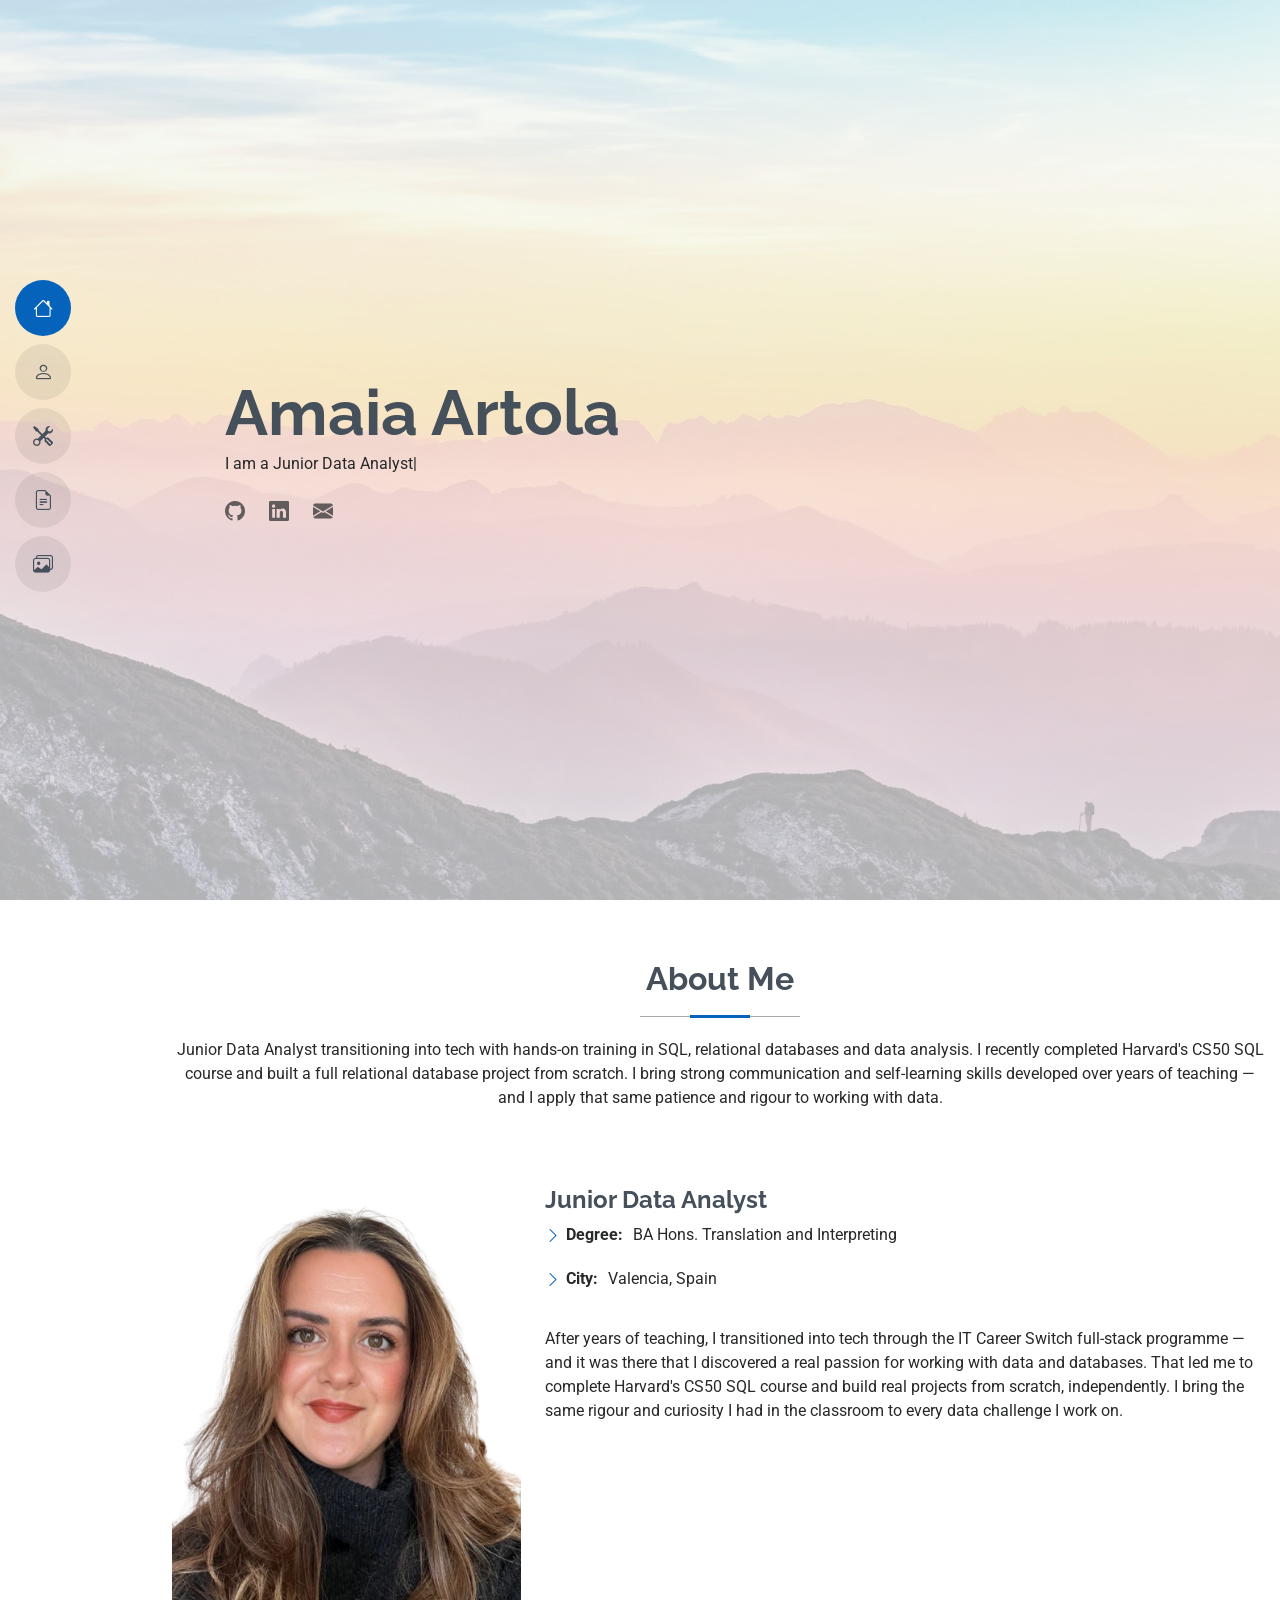
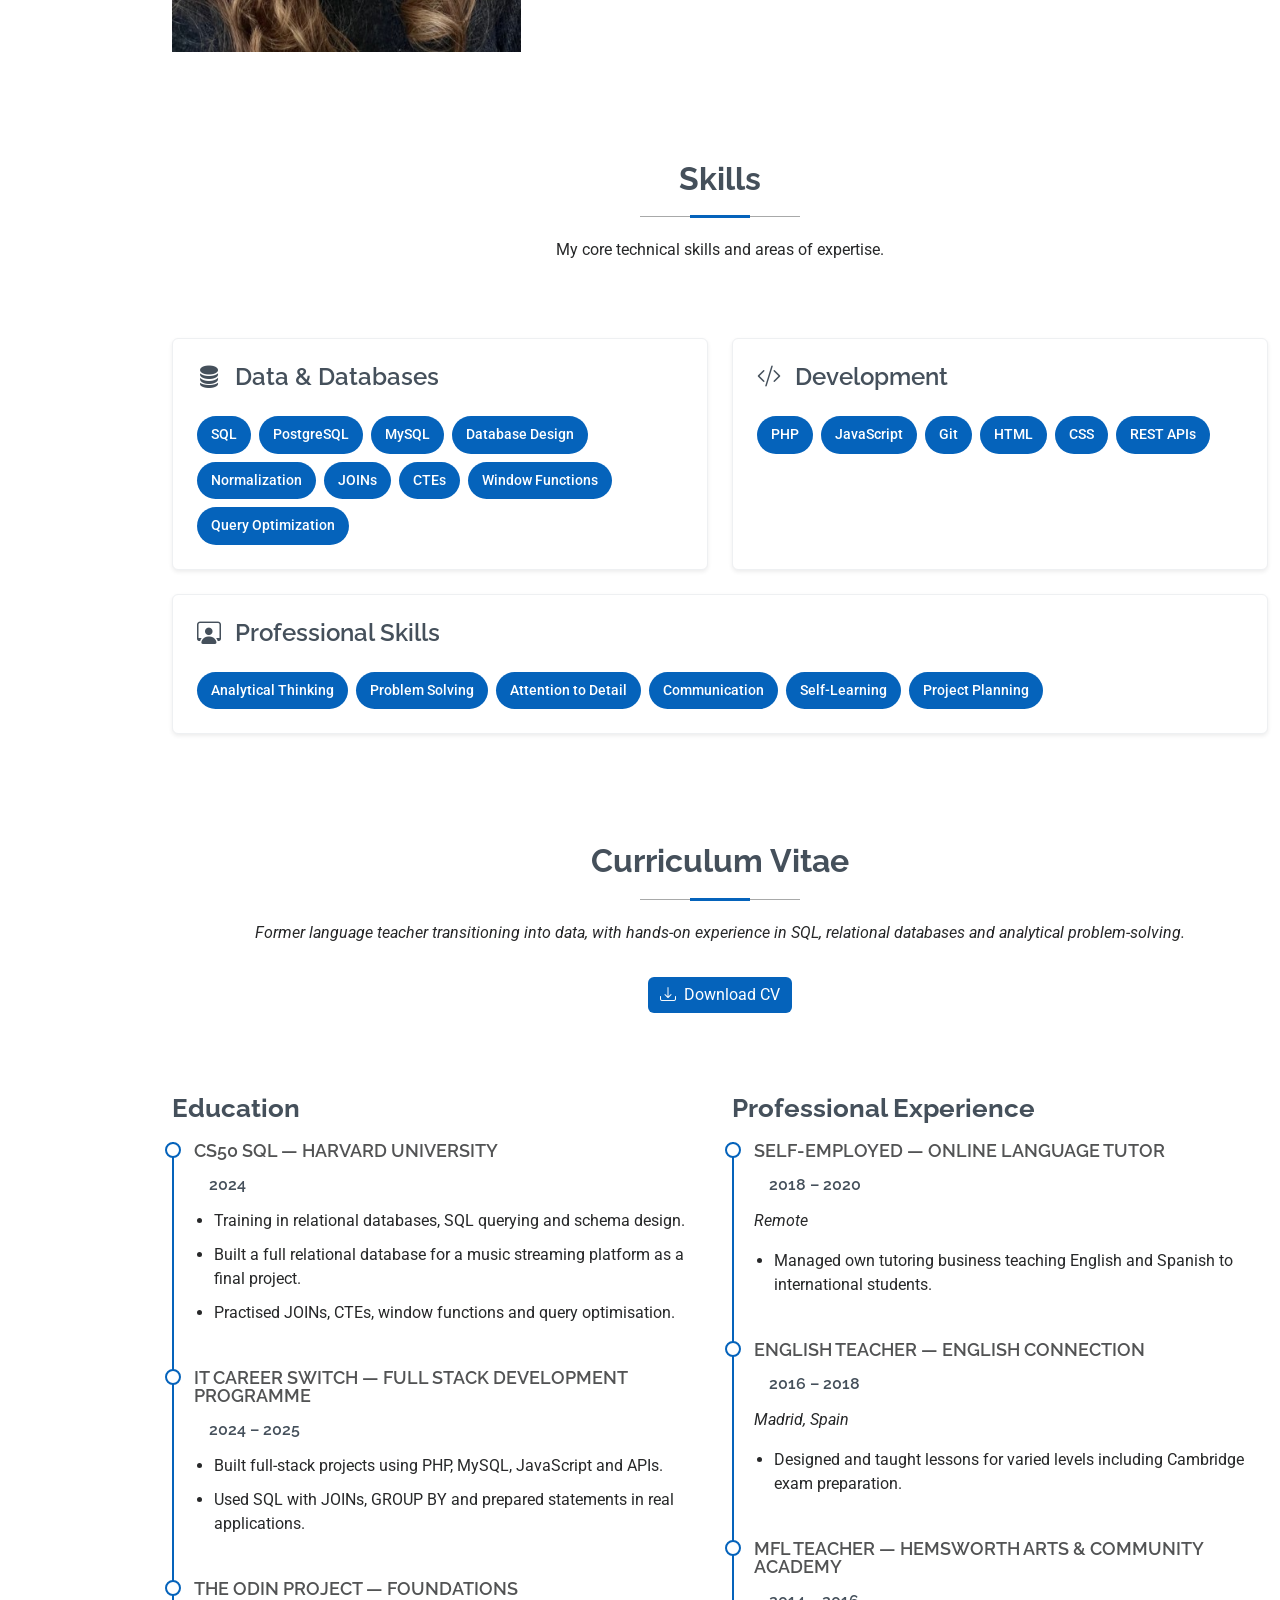
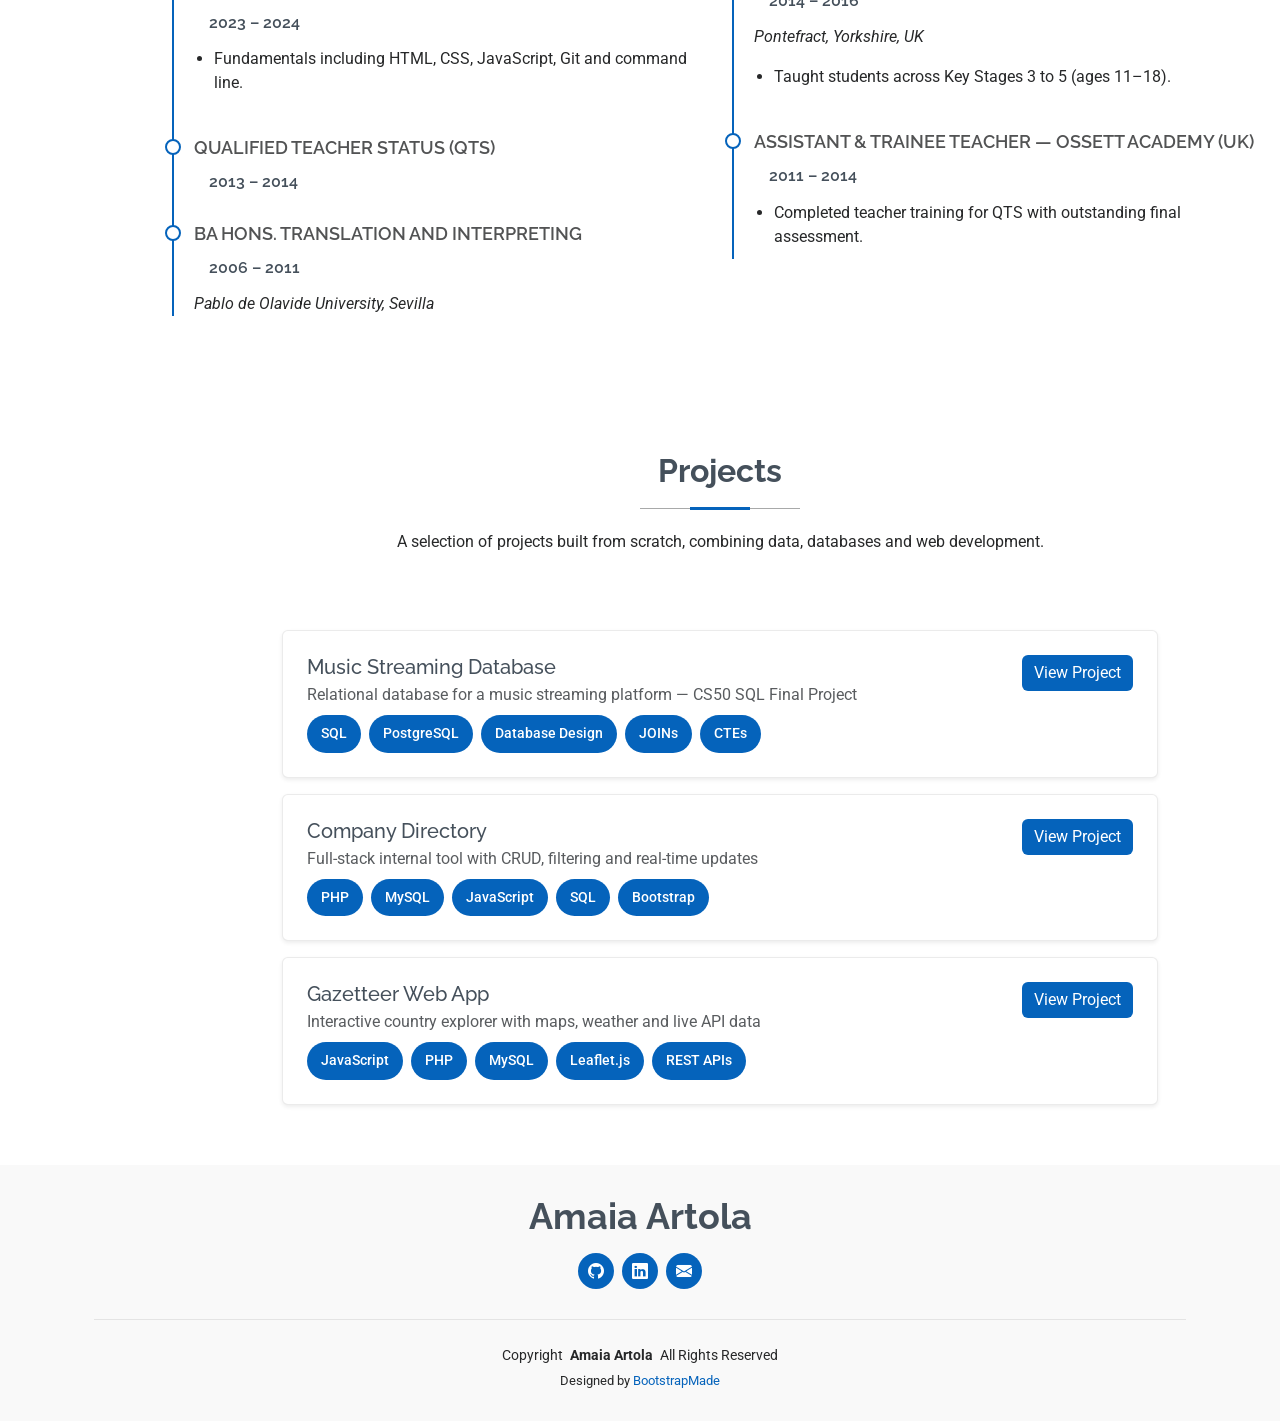
<file: index.html>
<!DOCTYPE html>
<html lang="en">

<head>
  <meta charset="utf-8">
  <meta content="width=device-width, initial-scale=1.0" name="viewport">
  <title>Amaia Artola - Portfolio Website</title>
  <meta content="" name="description">
  <meta content="" name="keywords">

  <!-- Favicons -->
  <link href="assets/img/favicon.png" rel="icon">

  <!-- Fonts -->
  <link href="https://fonts.googleapis.com" rel="preconnect">
  <link href="https://fonts.gstatic.com" rel="preconnect" crossorigin>
  <link href="https://fonts.googleapis.com/css2?family=Roboto:ital,wght@0,100;0,300;0,400;0,500;0,700;0,900;1,100;1,300;1,400;1,500;1,700;1,900&family=Poppins:ital,wght@0,100;0,200;0,300;0,400;0,500;0,600;0,700;0,800;0,900;1,100;1,200;1,300;1,400;1,500;1,600;1,700;1,800;1,900&family=Raleway:ital,wght@0,100;0,200;0,300;0,400;0,500;0,600;0,700;0,800;0,900;1,100;1,200;1,300;1,400;1,500;1,600;1,700;1,800;1,900&display=swap" rel="stylesheet">

  <!-- Vendor CSS Files -->
  <link href="assets/vendor/bootstrap/css/bootstrap.min.css" rel="stylesheet">
  <link href="assets/vendor/bootstrap-icons/bootstrap-icons.css" rel="stylesheet">
  <link href="assets/vendor/aos/aos.css" rel="stylesheet">
  

  <!-- Main CSS File -->
  <link href="assets/css/main.css" rel="stylesheet">

  <!-- =======================================================
  * Template Name: MyResume
  * Template URL: https://bootstrapmade.com/free-html-bootstrap-template-my-resume/
  * Updated: Jun 29 2024 with Bootstrap v5.3.3
  * Author: BootstrapMade.com
  * License: https://bootstrapmade.com/license/
  ======================================================== -->
</head>

<body class="index-page">

  <header id="header" class="header d-flex flex-column justify-content-center">

    <i class="header-toggle d-xl-none bi bi-list"></i>

    <nav id="navmenu" class="navmenu">
      <ul>
        <li><a href="#hero" class="active"><i class="bi bi-house navicon"></i><span>Home</span></a></li>
        <li><a href="#about"><i class="bi bi-person navicon"></i><span>About</span></a></li>
        <li><a href="#skills"><i class="bi bi-tools navicon"></i><span>Skills</span></a></li>
        <li><a href="#cv"><i class="bi bi-file-earmark-text navicon"></i><span>CV</span></a></li>
        <li><a href="#portfolio"><i class="bi bi-images navicon"></i><span>Projects</span></a></li>
      </ul>
    </nav>

  </header>

  <main class="main">

    <!-- Hero Section -->
    <section id="hero" class="hero section light-background">

      <img src="assets/img/hero-bg.jpg" alt="">

      <div class="container" data-aos="zoom-out">
        <div class="row justify-content-center">
          <div class="col-lg-9">
            <h2>Amaia Artola</h2>
              I am a <span class="typed" data-typed-items="Junior Data Analyst">Junior Data Analyst</span>            
              <div class="social-links">
              <a href="https://github.com/digweed67/" target="_blank" ="My github profile"><i class="bi bi-github"></i></a>
              <a href="https://www.linkedin.com/in/amaia-artola-aa337a322/" target="_blank"><i class="bi bi-linkedin"></i></a>
              <a href="mailto:amaia.artola@gmail.com" target="_blank" title="Email me"><i class="bi bi-envelope-fill"></i></a>
            </div>
          </div>
        </div>
      </div>

    </section><!-- /Hero Section -->

    <!-- About Section -->
    <section id="about" class="about section">

      <!-- Section Title -->
      <div class="container section-title" data-aos="fade-up">
        <h2>About Me</h2>
          <p>Junior Data Analyst transitioning into tech with hands-on training in SQL, relational databases and data analysis. I recently completed Harvard's CS50 SQL course and built a full relational database project from scratch. I bring strong communication and self-learning skills developed over years of teaching — and I apply that same patience and rigour to working with data.</p>      </div><!-- End Section Title -->

      <div class="container" data-aos="fade-up" data-aos-delay="100">

        <div class="row gy-4 justify-content-center">
          <div class="col-lg-4">
            <img src="assets/img/profile-img.png" class="img-fluid" alt="">
          </div>
          <div class="col-lg-8 content">
            <h2>Junior Data Analyst</h2>
            <div class="row">
              <div class="col-lg-8">
                <ul>
                  <li><i class="bi bi-chevron-right"></i> <strong>Degree:</strong> <span>BA Hons. Translation and Interpreting</span></li>
                  <li><i class="bi bi-chevron-right"></i> <strong>City:</strong> <span>Valencia, Spain</span></li>
                </ul>
              </div>
            </div>
            <p class="py-3">
              After years of teaching, I transitioned into tech through the IT Career Switch full-stack programme — and it was there that I discovered a real passion for working with data and databases. That led me to complete Harvard's CS50 SQL course and build real projects from scratch, independently. I bring the same rigour and curiosity I had in the classroom to every data challenge I work on.
            </p>
          </div>
        </div>

      </div>

    </section><!-- /About Section -->


   <!-- Skills Section -->
<!-- Skills Section -->
<section id="skills" class="skills section py-5">

  <div class="container section-title" data-aos="fade-up">
    <h2>Skills</h2>
    <p>My core technical skills and areas of expertise.</p>
  </div>

  <div class="container" data-aos="fade-up" data-aos-delay="100">

    <div class="row g-4">

      <!-- Data & Databases -->
      <div class="col-lg-6">
        <div class="skill-card h-100 p-4 shadow-sm rounded">
          <h4 class="mb-4">
            <i class="bi bi-database-fill me-2"></i>
            Data & Databases
          </h4>

          <div class="d-flex flex-wrap gap-2">
            <span class="skill-badge">SQL</span>
            <span class="skill-badge">PostgreSQL</span>
            <span class="skill-badge">MySQL</span>
            <span class="skill-badge">Database Design</span>
            <span class="skill-badge">Normalization</span>
            <span class="skill-badge">JOINs</span>
            <span class="skill-badge">CTEs</span>
            <span class="skill-badge">Window Functions</span>
            <span class="skill-badge">Query Optimization</span>
          </div>
        </div>
      </div>

      <!-- Development -->
      <div class="col-lg-6">
        <div class="skill-card h-100 p-4 shadow-sm rounded">
          <h4 class="mb-4">
            <i class="bi bi-code-slash me-2"></i>
            Development
          </h4>

          <div class="d-flex flex-wrap gap-2">
            <span class="skill-badge">PHP</span>
            <span class="skill-badge">JavaScript</span>
            <span class="skill-badge">Git</span>
            <span class="skill-badge">HTML</span>
            <span class="skill-badge">CSS</span>
            <span class="skill-badge">REST APIs</span>
          </div>
        </div>
      </div>

      <!-- Professional Skills -->
      <div class="col-12">
        <div class="skill-card p-4 shadow-sm rounded">
          <h4 class="mb-4">
            <i class="bi bi-person-workspace me-2"></i>
            Professional Skills
          </h4>

          <div class="d-flex flex-wrap gap-2">
            <span class="skill-badge">Analytical Thinking</span>
            <span class="skill-badge">Problem Solving</span>
            <span class="skill-badge">Attention to Detail</span>
            <span class="skill-badge">Communication</span>
            <span class="skill-badge">Self-Learning</span>
            <span class="skill-badge">Project Planning</span>
          </div>
        </div>
      </div>

    </div>

  </div>

</section>

    <!-- cv Section -->
    <section id="cv" class="cv section">

      <!-- Section Title -->
      <div class="container section-title" data-aos="fade-up">
        <h2>Curriculum Vitae</h2>
        <p><em>Former language teacher transitioning into data, with hands-on experience in SQL, relational databases and analytical problem-solving.</em></p>        
        <a href="assets/cv/Amaia-Artola-CV.pdf" 
          class="btn btn-custom d-inline-flex align-items-center mt-3" 
          download>
          <i class="bi bi-download me-2"></i> Download CV
        </a>
      
      </div><!-- End Section Title -->

      <div class="container">

        <div class="row">

          <div class="col-lg-6" data-aos="fade-up" data-aos-delay="100">

            <h3 class="cv-title">Education</h3>

            <div class="cv-item">
              <h4>CS50 SQL — Harvard University</h4>
              <h5>2024</h5>
              <ul>
                <li>Training in relational databases, SQL querying and schema design.</li>
                <li>Built a full relational database for a music streaming platform as a final project.</li>
                <li>Practised JOINs, CTEs, window functions and query optimisation.</li>
              </ul>
            </div><!-- End CV Item -->

            <div class="cv-item">
              <h4>IT Career Switch — Full Stack Development Programme</h4>
              <h5>2024 – 2025</h5>
              <ul>
                <li>Built full-stack projects using PHP, MySQL, JavaScript and APIs.</li>
                <li>Used SQL with JOINs, GROUP BY and prepared statements in real applications.</li>
              </ul>
            </div><!-- End CV Item -->

            <div class="cv-item">
              <h4>The Odin Project — Foundations</h4>
              <h5>2023 – 2024</h5>
              <ul>
                <li>Fundamentals including HTML, CSS, JavaScript, Git and command line.</li>
              </ul>
            </div><!-- End CV Item -->

            <div class="cv-item">
              <h4>Qualified Teacher Status (QTS)</h4>
              <h5>2013 – 2014</h5>
            </div><!-- End CV Item -->

            <div class="cv-item">
              <h4>BA Hons. Translation and Interpreting</h4>
              <h5>2006 – 2011</h5>
              <p><em>Pablo de Olavide University, Sevilla</em></p>
            </div><!-- End CV Item -->

          </div>

          <div class="col-lg-6" data-aos="fade-up" data-aos-delay="200">
            <h3 class="cv-title">Professional Experience</h3>
              <div class="cv-item">
                <h4>Self-Employed — Online Language Tutor</h4>
                <h5>2018 – 2020</h5>
                <p><em>Remote</em></p>
                <ul>
                  <li>Managed own tutoring business teaching English and Spanish to international students.</li>
                </ul>
              </div><!-- End CV Item -->

              <div class="cv-item">
                <h4>English Teacher — English Connection</h4>
                <h5>2016 – 2018</h5>
                <p><em>Madrid, Spain</em></p>
                <ul>
                  <li>Designed and taught lessons for varied levels including Cambridge exam preparation.</li>
                </ul>
              </div><!-- End CV Item -->

              <div class="cv-item">
                <h4>MFL Teacher — Hemsworth Arts & Community Academy</h4>
                <h5>2014 – 2016</h5>
                <p><em>Pontefract, Yorkshire, UK</em></p>
                <ul>
                  <li>Taught students across Key Stages 3 to 5 (ages 11–18).</li>
                </ul>
              </div><!-- End CV Item -->

              <div class="cv-item">
                <h4>Assistant & Trainee Teacher — Ossett Academy (UK)</h4>
                <h5>2011 – 2014</h5>
                <ul>
                  <li>Completed teacher training for QTS with outstanding final assessment.</li>
                </ul>
              </div><!-- End CV Item -->

          </div>

        </div>

      </div>

    </section><!-- /cv Section -->

   <!-- Portfolio Section -->
  <section id="portfolio" class="portfolio section">

    <div class="container section-title" data-aos="fade-up">
      <h2>Projects</h2>
      <p>A selection of projects built from scratch, combining data, databases and web development.</p>
    </div>

    <div class="container" data-aos="fade-up" data-aos-delay="100">
      <div class="d-flex flex-column gap-3">

        <div class="project-row p-4 rounded shadow-sm">
          <div class="d-flex justify-content-between align-items-start gap-2">
            <div>
              <h5 class="mb-1">Music Streaming Database</h5>
              <p class="mb-2 text-muted">Relational database for a music streaming platform — CS50 SQL Final Project</p>
              <div class="d-flex flex-wrap gap-2">
                <span class="skill-badge">SQL</span>
                <span class="skill-badge">PostgreSQL</span>
                <span class="skill-badge">Database Design</span>
                <span class="skill-badge">JOINs</span>
                <span class="skill-badge">CTEs</span>
              </div>
            </div>
            <button class="btn btn-custom flex-shrink-0" data-bs-toggle="modal" data-bs-target="#project3Modal">View Project</button>
          </div>
        </div>

        <div class="project-row p-4 rounded shadow-sm">
          <div class="d-flex justify-content-between align-items-start gap-2">
            <div>
              <h5 class="mb-1">Company Directory</h5>
              <p class="mb-2 text-muted">Full-stack internal tool with CRUD, filtering and real-time updates</p>
              <div class="d-flex flex-wrap gap-2">
                <span class="skill-badge">PHP</span>
                <span class="skill-badge">MySQL</span>
                <span class="skill-badge">JavaScript</span>
                <span class="skill-badge">SQL</span>
                <span class="skill-badge">Bootstrap</span>
              </div>
            </div>
            <button class="btn btn-custom flex-shrink-0" data-bs-toggle="modal" data-bs-target="#project2Modal">View Project</button>
          </div>
        </div>

        <div class="project-row p-4 rounded shadow-sm">
          <div class="d-flex justify-content-between align-items-start gap-2">
            <div>
              <h5 class="mb-1">Gazetteer Web App</h5>
              <p class="mb-2 text-muted">Interactive country explorer with maps, weather and live API data</p>
              <div class="d-flex flex-wrap gap-2">
                <span class="skill-badge">JavaScript</span>
                <span class="skill-badge">PHP</span>
                <span class="skill-badge">MySQL</span>
                <span class="skill-badge">Leaflet.js</span>
                <span class="skill-badge">REST APIs</span>
              </div>
            </div>
            <button class="btn btn-custom flex-shrink-0" data-bs-toggle="modal" data-bs-target="#project1Modal">View Project</button>
          </div>
        </div>

      </div>
    </div>

    <!-- Modal: Music Streaming Database -->
    <div class="modal fade" id="project3Modal" tabindex="-1" aria-hidden="true">
      <div class="modal-dialog modal-lg modal-dialog-centered">
        <div class="modal-content shadow rounded">
          <div class="modal-header modal-header-custom">
            <h5 class="modal-title text-white">Music Streaming Database</h5>
            <button type="button" class="btn-close btn-close-white" data-bs-dismiss="modal"></button>
          </div>
          <div class="modal-body">
            <p class="mb-4">Designed and built a full relational database for a music streaming platform as the CS50 SQL final project. Developed queries to analyse playlists, user activity, artists and listening metrics.</p>
            <h6 class="text-uppercase fw-bold">Tech Stack</h6>
            <ul class="row list-unstyled mb-4">
              <li class="col-6 mb-1"><i class="bi bi-check2 me-1 text-primary"></i>SQL / PostgreSQL</li>
              <li class="col-6 mb-1"><i class="bi bi-check2 me-1 text-primary"></i>Relational Database Design</li>
              <li class="col-6 mb-1"><i class="bi bi-check2 me-1 text-primary"></i>JOINs & CTEs</li>
              <li class="col-6 mb-1"><i class="bi bi-check2 me-1 text-primary"></i>Window Functions</li>
            </ul>
            <a href="https://github.com/digweed67/cs50_final_project" target="_blank" class="btn btn-dark d-inline-flex align-items-center">
              <i class="bi bi-github me-2"></i> View on GitHub
            </a>
          </div>
        </div>
      </div>
    </div>

    <!-- Modal: Company Directory -->
    <div class="modal fade" id="project2Modal" tabindex="-1" aria-hidden="true">
      <div class="modal-dialog modal-lg modal-dialog-centered">
        <div class="modal-content shadow rounded">
          <div class="modal-header modal-header-custom">
            <h5 class="modal-title text-white">Company Directory</h5>
            <button type="button" class="btn-close btn-close-white" data-bs-dismiss="modal"></button>
          </div>
          <div class="modal-body">
            <p class="mb-4">A responsive internal tool to manage personnel, departments and locations with full CRUD capabilities, real-time updates, filtering and modals for editing.</p>
            <h6 class="text-uppercase fw-bold">Tech Stack</h6>
            <ul class="row list-unstyled mb-4">
              <li class="col-6 mb-1"><i class="bi bi-check2 me-1 text-primary"></i>PHP & MySQLi</li>
              <li class="col-6 mb-1"><i class="bi bi-check2 me-1 text-primary"></i>JavaScript & AJAX</li>
              <li class="col-6 mb-1"><i class="bi bi-check2 me-1 text-primary"></i>Bootstrap</li>
              <li class="col-6 mb-1"><i class="bi bi-check2 me-1 text-primary"></i>SQL</li>
            </ul>
            <a href="projects/company-directory/public/" target="_blank" class="btn btn-custom d-inline-flex align-items-center me-2">
              <i class="bi bi-link-45deg me-2"></i> Launch App
            </a>
            <a href="https://github.com/digweed67/amaiaArtola/tree/main/project2" target="_blank" class="btn btn-dark d-inline-flex align-items-center">
              <i class="bi bi-github me-2"></i> View on GitHub
            </a>
          </div>
        </div>
      </div>
    </div>

    <!-- Modal: Gazetteer -->
    <div class="modal fade" id="project1Modal" tabindex="-1" aria-hidden="true">
      <div class="modal-dialog modal-lg modal-dialog-centered">
        <div class="modal-content shadow rounded">
          <div class="modal-header modal-header-custom">
            <h5 class="modal-title text-white">Gazetteer Web App</h5>
            <button type="button" class="btn-close btn-close-white" data-bs-dismiss="modal"></button>
          </div>
          <div class="modal-body">
            <p class="mb-4">A full-featured country explorer built with Leaflet and multiple APIs. Includes interactive maps, real-time weather, Wikipedia summaries, currency info and Points of Interest.</p>
            <h6 class="text-uppercase fw-bold">Tech Stack</h6>
            <ul class="row list-unstyled mb-4">
              <li class="col-6 mb-1"><i class="bi bi-check2 me-1 text-primary"></i>HTML & CSS</li>
              <li class="col-6 mb-1"><i class="bi bi-check2 me-1 text-primary"></i>JavaScript</li>
              <li class="col-6 mb-1"><i class="bi bi-check2 me-1 text-primary"></i>Leaflet.js</li>
              <li class="col-6 mb-1"><i class="bi bi-check2 me-1 text-primary"></i>PHP & MySQL</li>
            </ul>
            <a href="projects/gazetter/" target="_blank" class="btn btn-custom d-inline-flex align-items-center me-2">
              <i class="bi bi-link-45deg me-2"></i> Launch App
            </a>
            <a href="https://github.com/digweed67/amaiaArtola/tree/main/project1" target="_blank" class="btn btn-dark d-inline-flex align-items-center">
              <i class="bi bi-github me-2"></i> View on GitHub
            </a>
          </div>
        </div>
      </div>
    </div>

  </section>

  </main>

  <footer id="footer" class="footer position-relative light-background">
    <div class="container">
      <h3 class="sitename">Amaia Artola</h3>
      <div class="social-links d-flex justify-content-center">
        <a href="https://github.com/digweed67/" target="_blank" title="My github profile"><i class="bi bi-github"></i></a>
        <a href="https://www.linkedin.com/in/amaia-artola-aa337a322/" target="_blank"><i class="bi bi-linkedin"></i></a>
        <a href="mailto:amaia.artola@gmail.com" target="_blank" title="Email me"><i class="bi bi-envelope-fill"></i></a>
      </div>
      <div class="container">
        <div class="copyright">
          <span>Copyright</span> <strong class="px-1 sitename">Amaia Artola</strong> <span>All Rights Reserved</span>
        </div>
        <div class="credits">
          <!-- All the links in the footer should remain intact. -->
          <!-- You can delete the links only if you've purchased the pro version. -->
          <!-- Licensing information: https://bootstrapmade.com/license/ -->
          <!-- Purchase the pro version with working PHP/AJAX contact form: [buy-url] -->
          Designed by <a href="https://bootstrapmade.com/">BootstrapMade</a>
        </div>
      </div>
    </div>
  </footer>

  <!-- Scroll Top -->
  <a href="#" id="scroll-top" class="scroll-top d-flex align-items-center justify-content-center"><i class="bi bi-arrow-up-short"></i></a>

  <!-- Preloader -->
  <div id="preloader"></div>

  <!-- Vendor JS Files -->
  <script src="assets/vendor/bootstrap/js/bootstrap.bundle.min.js"></script>
  <script src="assets/vendor/aos/aos.js"></script>
  <script src="assets/vendor/typed.js/typed.umd.js"></script>
  <script src="assets/jquery/jquery.min.js"></script>


  <!-- Main JS File -->
  <script src="assets/js/main.js"></script>

</body>

</html>
</file>
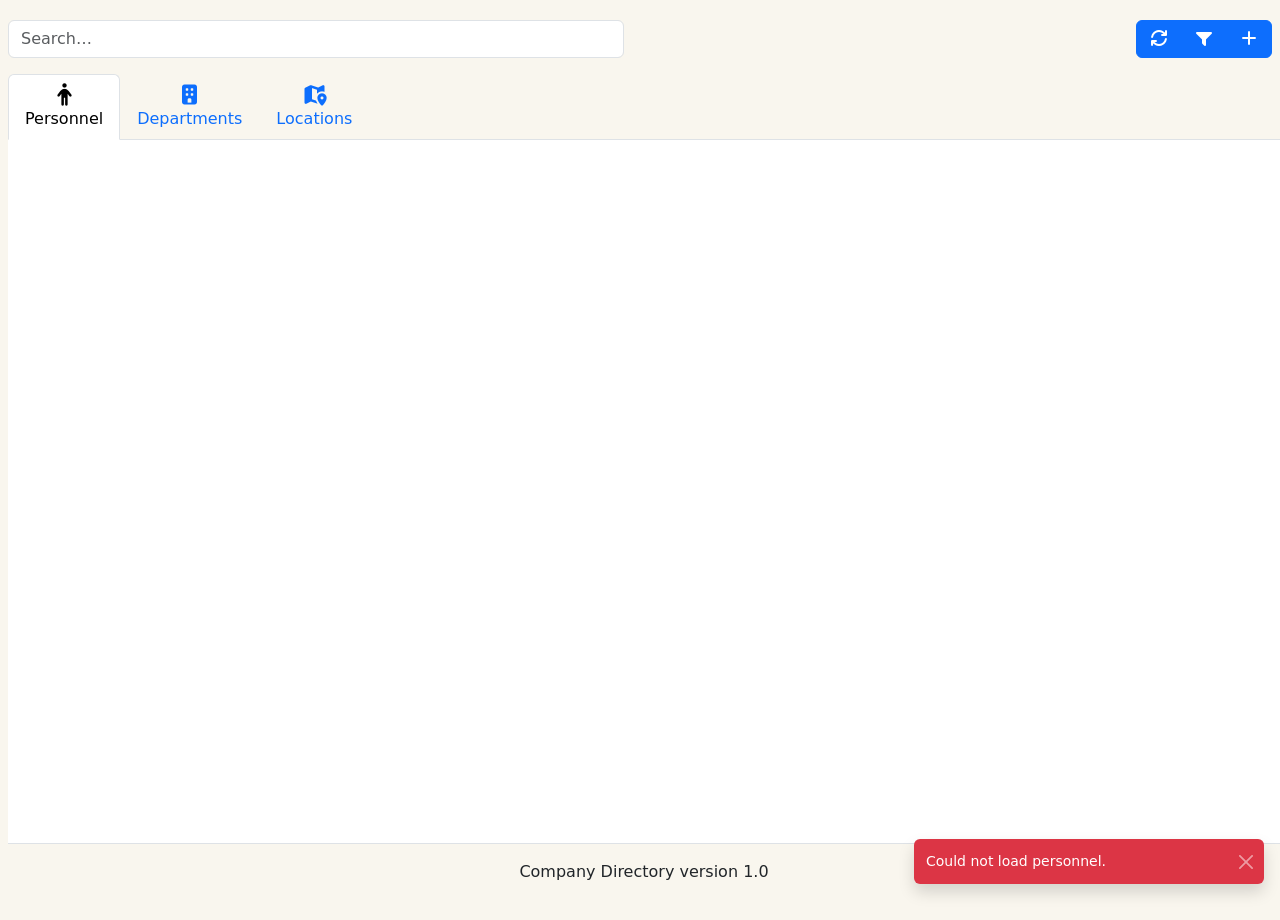
<file: projects/company-directory/public/index.html>
<!doctype html>
<html lang="en">
<head>
  <meta charset="utf-8">
  <meta name="viewport" content="width=device-width, initial-scale=1">
  <meta name="description" content="Company Directory v1.0 – Browse, add, edit and delete personnel, departments and locations in your organization."
  >
  <title>Company Directory</title>

  <!-- Bootstrap CSS -->
  <link
    href="libs/bootstrap/css/bootstrap.min.css"
    rel="stylesheet"
  />

  <!-- Favicon -->
  <link rel="icon" href="assets/img/favicon.png"/>

  
 <!-- Font Awesome -->
  <link
    rel="stylesheet"
    href="assets/css/fontawesome.min.css"
  />

  <!-- Custom CSS -->
  <link
    href="assets/css/styles.css"
    rel="stylesheet"
  >
</head>
<body>

<section>

  <div class="appHeader">

    <div class="row">

      <div class="col position-relative">
        <input
          id="searchInp"
          class="form-control mb-3"
          placeholder="Search…"
          autocomplete="off"
          aria-label="Search the tables"
        >
      </div>


      <div class="col-6 text-end me-2">

        <div class="btn-group" role="group" aria-label="buttons">

          <button id="refreshBtn" type="button" class="btn btn-primary" aria-label="Refresh active tab">
            <i class="fa-solid fa-refresh fa-fw"></i>
          </button>
          <button id="filterBtn" type="button" class="btn btn-primary" aria-label="Filter personnel list" data-bs-toggle="modal" data-bs-target="#filterPersonnelModal">
            <i class="fa-solid fa-filter fa-fw"></i>
          </button>          
          <button id="addBtn" type="button" class="btn btn-primary" aria-label="Add new entry">
            <i class="fa-solid fa-plus fa-fw"></i>
          </button>

        </div>

      </div>
      
    </div>

    <ul class="nav nav-tabs" id="myTab" role="tablist">
      <li class="nav-item" role="presentation">
        <button class="nav-link active" id="personnelBtn"
                data-bs-toggle="tab"
                data-bs-target="#personnel-tab-pane"
                type="button" role="tab"
                aria-controls="personnel-tab-pane"
                aria-selected="true">
          <i class="fa-solid fa-person fa-lg fa-fw"></i>
          <span class="d-none d-sm-block">Personnel</span>
        </button>
      </li>
      <li class="nav-item" role="presentation">
        <button class="nav-link" id="departmentsBtn"
                data-bs-toggle="tab"
                data-bs-target="#departments-tab-pane"
                type="button" role="tab"
                aria-controls="departments-tab-pane"
                aria-selected="false">
          <i class="fa-solid fa-building fa-lg fa-fw"></i>
          <span class="d-none d-sm-block">Departments</span>
        </button>
      </li>
      <li class="nav-item" role="presentation">
        <button class="nav-link" id="locationsBtn"
                data-bs-toggle="tab"
                data-bs-target="#locations-tab-pane"
                type="button" role="tab"
                aria-controls="locations-tab-pane"
                aria-selected="false">
          <i class="fa-solid fa-map-location-dot fa-lg fa-fw"></i>
          <span class="d-none d-sm-block">Locations</span>
        </button>
      </li>
    </ul>

  </div>

  <div class="tab-content bg-white">

    <div class="tab-pane show active"
         id="personnel-tab-pane"
         role="tabpanel"
         aria-labelledby="personnelBtn"
         tabindex="0">
      <table class="table table-hover">
        <tbody id="personnelTableBody">
          <!-- JS will inject rows here -->
        </tbody>
      </table>
    </div>

    <div class="tab-pane"
         id="departments-tab-pane"
         role="tabpanel"
         aria-labelledby="departmentsBtn"
         tabindex="0">
      <table class="table table-hover">
        <tbody id="departmentTableBody">
          <!-- JS will inject rows here -->
        </tbody>
      </table>
    </div>

    <div class="tab-pane"
         id="locations-tab-pane"
         role="tabpanel"
         aria-labelledby="locationsBtn"
         tabindex="0">
      <table class="table table-hover">
        <tbody id="locationTableBody">
          <!-- JS will inject rows here -->
        </tbody>
      </table>
    </div>

  </div>
  
  <footer class="border-top text-center fw-bold">
    <p class="fw-light my-3">Company Directory version 1.0</p>
  </footer>
</section>
    
<!-- Edit Personnel Modal -->
<div id="editPersonnelModal" class="modal fade" tabindex="-1" data-bs-backdrop="false" aria-labelledby="editPersonnelModalLabel" aria-hidden="true">
  <div class="modal-dialog modal-sm modal-dialog-centered modal-dialog-scrollable">       
    <div class="modal-content shadow">  
      <div class="modal-header bg-primary bg-gradient text-white">
        <h5 class="modal-title" id="editPersonnelModalLabel">Edit employee</h5>
        <button type="button"
                class="btn-close btn-close-white"
                data-bs-dismiss="modal"
                aria-label="Close"></button>
      </div>

      <div class="modal-body">     
        <form id="editPersonnelForm">
          <input type="hidden" id="editPersonnelEmployeeID">

          <div class="form-floating mb-3">
            <input type="text"
                   class="form-control"
                   id="editPersonnelFirstName"
                   placeholder="First name"
                   required>
            <label for="editPersonnelFirstName">First name</label>
          </div>

          <div class="form-floating mb-3">
            <input type="text"
                   class="form-control"
                   id="editPersonnelLastName"
                   placeholder="Last name"
                   required>
            <label for="editPersonnelLastName">Last name</label>
          </div>

          <div class="form-floating mb-3">
            <input type="text"
                   class="form-control"
                   id="editPersonnelJobTitle"
                   placeholder="Job title"
                   required>
            <label for="editPersonnelJobTitle">Job Title</label>
          </div>          

          <div class="form-floating mb-3">
            <input type="email"
                   class="form-control"
                   id="editPersonnelEmailAddress"
                   placeholder="Email address"
                   required>
            <label for="editPersonnelEmailAddress">Email Address</label>
          </div>    

          <div class="form-floating">
            <select class="form-select"
                    id="editPersonnelDepartment"
                    placeholder="Department">
            </select>
            <label for="editPersonnelDepartment">Department</label>
          </div>  
        </form>
        <div id="editPersonnelErrorMsg" class="alert alert-danger d-none" role="alert"></div>
      </div>

      <div class="modal-footer">
        <button type="submit"
                form="editPersonnelForm"
                class="btn btn-outline-primary btn-sm myBtn text-uppercase">
          SAVE
        </button>
        <button type="button"
                class="btn btn-outline-primary btn-sm myBtn text-uppercase"
                data-bs-dismiss="modal">
          CANCEL
        </button>
      </div>
    </div>    
  </div>  
</div>

<!-- Delete Personnel Confirmation Modal -->
<div class="modal fade" id="confirmDeleteModal" tabindex="-1" data-bs-backdrop="false" aria-labelledby="confirmDeleteLabel" aria-hidden="true">
  <div class="modal-dialog modal-dialog-centered">
    <div class="modal-content shadow">

      <div class="modal-header bg-primary bg-gradient text-white">
        <h5 class="modal-title" id="confirmDeleteLabel">Remove employee entry?</h5>
        <button
          type="button"
          class="btn-close btn-close-white"
          data-bs-dismiss="modal"
          aria-label="Close"
        ></button>
      </div>

      <div class="modal-body">

        <form id="areYouSurePersonnelForm">
          <input id="areYouSurePersonnelID" type="hidden">
        </form>

        Are you sure that you want to remove the entry for 
        <span id="areYouSurePersonnelName" class="fw-bold"></span>?

      </div>

      <div class="modal-footer">
        <button
          type="submit"
          form="areYouSurePersonnelForm"
          class="btn btn-outline-primary btn-sm myBtn text-uppercase"
        >YES</button>
        <button
          type="button"
          class="btn btn-outline-primary btn-sm myBtn text-uppercase"
          data-bs-dismiss="modal"
        >NO</button>
      </div>

    </div>
  </div>
</div>


<!-- Edit Department Modal -->
<div class="modal fade" id="editDepartmentModal" tabindex="-1" data-bs-backdrop="false" aria-labelledby="editDepartmentModalLabel" aria-hidden="true">
  <div class="modal-dialog modal-sm modal-dialog-centered">
    <div class="modal-content shadow">
      <form id="editDepartmentForm">
        <div class="modal-header bg-primary bg-gradient text-white">
          <h5 class="modal-title" id="editDepartmentModalLabel">Edit Department</h5>
          <button type="button" class="btn-close btn-close-white" data-bs-dismiss="modal" aria-label="Close"></button>
        </div>

        <div class="modal-body">
          <input type="hidden" id="editDepartmentID">

          <div class="form-floating mb-3">
            <input type="text" id="editDepartmentName" class="form-control" placeholder="Department name" required>
            <label for="editDepartmentName">Department name</label>
          </div>

          <div class="form-floating mb-3">
            <select id="editDepartmentLocation" class="form-select" name="locationID" required>
              <option value="" disabled selected>Choose a location</option>
            </select>
            <label for="editDepartmentLocation">Location</label>
          </div>

          <div id="editDepartmentErrorMsg" class="alert alert-danger d-none"></div>
        </div>

        <div class="modal-footer">
          <button type="submit" class="btn btn-outline-primary btn-sm myBtn text-uppercase">SAVE</button>
          <button type="button" class="btn btn-outline-primary btn-sm myBtn text-uppercase" data-bs-dismiss="modal">CANCEL</button>
        </div>
      </form>

    </div>
  </div>
</div>


<!-- Cannot delete department modal -->
<div class="modal fade" id="cantDeleteDeptModal" tabindex="-1" data-bs-backdrop="false" aria-hidden="true">
  <div class="modal-dialog modal-dialog-centered">
    <div class="modal-content shadow">

      <div class="modal-header bg-primary bg-gradient text-white">
        <h5 class="modal-title">Cannot remove department</h5>
        <button type="button" class="btn-close btn-close-white" data-bs-dismiss="modal" aria-label="Close"></button>
      </div>

      <div class="modal-body">
        You cannot remove the entry for <span id="cantDeleteDeptName" class="fw-bold"></span> because it has <span id="personnelCount" class="fw-bold"></span> employees assigned to it.
      </div>

      <div class="modal-footer">
        <button type="button" class="btn btn-outline-primary btn-sm myBtn text-uppercase" data-bs-dismiss="modal">OK</button>
      </div>

    </div>
  </div>
</div>

<!-- Confirm delete modal with no dependencies -->
 <div class="modal fade" id="confirmDeleteDepartmentModal" tabindex="-1" data-bs-backdrop="false" aria-labelledby="confirmDeleteLabel" aria-hidden="true">
  <div class="modal-dialog modal-dialog-centered">
    <div class="modal-content shadow">

      <div class="modal-header bg-primary bg-gradient text-white">
        <h5 class="modal-title">Remove department?</h5>
        <button type="button" class="btn-close btn-close-white" data-bs-dismiss="modal" aria-label="Close"></button>
      </div>

      <div class="modal-body">
        <form id="deleteDepartmentForm">
          <input type="hidden" id="deleteDepartmentID">
          <p>Are you sure that you want to remove the entry for <span id="areYouSureDeptName" class="fw-bold"></span>?</p>
        </form>
      </div>

      <div class="modal-footer">
        <button type="submit" form="deleteDepartmentForm" class="btn btn-outline-primary btn-sm myBtn text-uppercase">YES</button>
        <button type="button" class="btn btn-outline-primary btn-sm myBtn text-uppercase" data-bs-dismiss="modal">NO</button>
      </div>

    </div>
  </div>
</div>


 <!-- Edit Location Modal -->
<div class="modal fade" id="editLocationModal" tabindex="-1" data-bs-backdrop="false" aria-labelledby="editLocationModalLabel" aria-hidden="true">
  <div class="modal-dialog modal-dialog-centered">
    <div class="modal-content shadow">
      <form id="editLocationForm">
        <div class="modal-header bg-primary bg-gradient text-white">
          <h5 class="modal-title" id="editLocationModalLabel">Edit Location</h5>
          <button type="button" class="btn-close btn-close-white" data-bs-dismiss="modal" aria-label="Close"></button>
        </div>

        <div class="modal-body">
          <input type="hidden" id="editLocationID">

          <div class="form-floating mb-3">
            <input type="text" id="editLocationName" class="form-control" placeholder="Location name" required>
            <label for="editLocationName">Location name</label>
          </div>

        <div id="editLocationErrorMsg" class="alert alert-danger d-none"></div>
        </div>

        <div class="modal-footer">
          <button type="submit" class="btn btn-outline-primary btn-sm myBtn text-uppercase">SAVE</button>
          <button type="button" class="btn btn-outline-primary btn-sm myBtn text-uppercase" data-bs-dismiss="modal">CANCEL</button>
        </div>
      </form>
    </div>
  </div>
</div>

<!-- Filter Modal -->
<div id="filterPersonnelModal" class="modal fade" tabindex="-1" data-bs-backdrop="false" data-bs-keyboard="false" aria-labelledby="filterPersonnelLabel" aria-hidden="true">
  <div class="modal-dialog modal-sm modal-dialog-centered modal-dialog-scrollable">
    <div class="modal-content modal-sm shadow">

      <div class="modal-header bg-primary bg-gradient text-white">
        <h5 class="modal-title" id="filterPersonnelLabel">Filter employees</h5>
        <button type="button" class="btn-close btn-close-white" data-bs-dismiss="modal" aria-label="Close"></button>
      </div>

      <div class="modal-body">
        <form id="filterPersonnelForm">
          <div class="form-floating mb-3">
            <select class="form-select" id="filterPersonnelByDepartment" placeholder="Department">
            </select>
            <label for="filterPersonnelByDepartment">Department</label>
          </div>

          <div class="form-floating">
            <select class="form-select" id="filterPersonnelByLocation" placeholder="Location">
            </select>
            <label for="filterPersonnelByLocation">Location</label>
          </div>
        </form>
      </div>

      <div class="modal-footer">
        <button type="button" class="btn btn-outline-primary btn-sm myBtn text-uppercase" data-bs-dismiss="modal">CLOSE</button>
      </div>

    </div>
  </div>
</div>



  <!-- Cannot delete location modal -->

<div class="modal fade" id="cantDeleteLocationModal" tabindex="-1" data-bs-backdrop="false" aria-hidden="true">
  <div class="modal-dialog modal-dialog-centered">
    <div class="modal-content shadow">

      <div class="modal-header bg-primary bg-gradient text-white">
        <h5 class="modal-title">Cannot remove location</h5>
        <button type="button" class="btn-close btn-close-white" data-bs-dismiss="modal" aria-label="Close"></button>
      </div>

      <div class="modal-body">
        You cannot remove the entry for <span id="cantDeleteLocationName" class="fw-bold"></span> because it has <span id="departmentCount" class="fw-bold"></span> departments assigned to it.
      </div>

      <div class="modal-footer">
        <button type="button" class="btn btn-outline-primary btn-sm myBtn text-uppercase" data-bs-dismiss="modal">OK</button>
      </div>

    </div>
  </div>
</div>

<!-- Confirm delete modal without dependencies -->
<div class="modal fade" id="confirmDeleteLocationModal" tabindex="-1" data-bs-backdrop="false" aria-hidden="true">
  <div class="modal-dialog modal-dialog-centered">
    <div class="modal-content shadow">

      <div class="modal-header bg-primary bg-gradient text-white">
        <h5 class="modal-title">Remove location?</h5>
        <button type="button" class="btn-close btn-close-white" data-bs-dismiss="modal" aria-label="Close"></button>
      </div>

      <div class="modal-body">
        <form id="deleteLocationForm">
          <input type="hidden" id="deleteLocationID">
          <p>Are you sure that you want to remove the entry for <span id="areYouSureLocationName" class="fw-bold"></span>?</p>
        </form>
      </div>

      <div class="modal-footer">
        <button type="submit" form="deleteLocationForm" class="btn btn-outline-primary btn-sm myBtn text-uppercase">YES</button>
        <button type="button" class="btn btn-outline-primary btn-sm myBtn text-uppercase" data-bs-dismiss="modal">NO</button>
      </div>

    </div>
  </div>
</div>



<!-- Add Personnel Modal -->
<div id="addPersonnelModal" class="modal fade" tabindex="-1" data-bs-backdrop="false" aria-labelledby="addPersonnelModalLabel" aria-hidden="true">
  <div class="modal-dialog modal-sm modal-dialog-centered modal-dialog-scrollable">       
    <div class="modal-content shadow"> 
      <div class="modal-header bg-primary bg-gradient text-white">
        <h5 class="modal-title" id="addPersonnelModalLabel">Add New Employee</h5>
        <button type="button"
                class="btn-close btn-close-white"
                data-bs-dismiss="modal"
                aria-label="Close"></button>
      </div>

      <div class="modal-body">
        <div id="addPersonnelErrorMsg" class="alert alert-danger d-none" role="alert"></div>     
        <form id="addPersonnelForm">
          <!-- no hidden ID here, since it’s a create -->
          
          <div class="form-floating mb-3">
            <input type="text"
                   class="form-control"
                   id="addPersonnelFirstName"
                   placeholder="First name"
                   required>
            <label for="addPersonnelFirstName">First name</label>
          </div>

          <div class="form-floating mb-3">
            <input type="text"
                   class="form-control"
                   id="addPersonnelLastName"
                   placeholder="Last name"
                   required>
            <label for="addPersonnelLastName">Last name</label>
          </div>

          <div class="form-floating mb-3">
            <input type="text"
                   class="form-control"
                   id="addPersonnelJobTitle"
                   placeholder="Job title"
                   required>
            <label for="addPersonnelJobTitle">Job Title</label>
          </div>          

          <div class="form-floating mb-3">
            <input type="email"
                   class="form-control"
                   id="addPersonnelEmailAddress"
                   placeholder="Email address"
                   required>
            <label for="addPersonnelEmailAddress">Email Address</label>
          </div>    

          <div class="form-floating mb-3">
            <select class="form-select"
                    id="addPersonnelDepartment"
                    required>
            </select>
            <label for="addPersonnelDepartment">Department</label>
          </div>  

        </form>
      </div>

      <div class="modal-footer">
        <button type="submit"
                form="addPersonnelForm"
                class="btn btn-outline-primary btn-sm myBtn text-uppercase">
          ADD
        </button>
        <button type="button"
                class="btn btn-outline-primary btn-sm myBtn text-uppercase"
                data-bs-dismiss="modal">
          CANCEL
        </button>
      </div>
    </div>    
  </div>  
</div>


<!-- Add Department Modal -->
<div class="modal fade" id="addDepartmentModal" tabindex="-1" data-bs-backdrop="false" aria-labelledby="addDepartmentModalLabel" aria-hidden="true">
  <div class="modal-dialog modal-sm modal-dialog-centered">
    <div class="modal-content shadow">

      <div class="modal-header bg-primary bg-gradient text-white">
        <h5 class="modal-title" id="addDepartmentModalLabel">Add Department</h5>
        <button type="button" class="btn-close btn-close-white" data-bs-dismiss="modal" aria-label="Close"></button>
      </div>

      <div class="modal-body">
        <div id="addDepartmentErrorMsg" class="alert alert-danger d-none"></div>
        <form id="addDepartmentForm">
          <div class="form-floating mb-3">
            <input type="text" id="addDepartmentName" class="form-control" placeholder="Department name" required>
            <label for="addDepartmentName">Department name</label>
          </div>

          <div class="form-floating mb-3">
            <select id="addDepartmentLocation" class="form-select" required>
            </select>
            <label for="addDepartmentLocation">Location</label>
          </div>
        </form>
      </div>

      <div class="modal-footer">
        <button
          type="submit"
          form="addDepartmentForm"
          class="btn btn-outline-primary btn-sm myBtn text-uppercase">
          ADD
        </button>
        <button
          type="button"
          class="btn btn-outline-primary btn-sm myBtn text-uppercase"
          data-bs-dismiss="modal">
          CANCEL
        </button>
      </div>

    </div>
  </div>
</div>

<!-- Add Location Modal -->
<div class="modal fade" id="addLocationModal" tabindex="-1" data-bs-backdrop="false" aria-labelledby="addLocationModalLabel" aria-hidden="true">
  <div class="modal-dialog modal-dialog-centered">
    <div class="modal-content shadow">  

      <div class="modal-header bg-primary bg-gradient text-white">
        <h5 class="modal-title" id="addLocationModalLabel">Add Location</h5>
        <button type="button" class="btn-close btn-close-white" data-bs-dismiss="modal" aria-label="Close"></button>
      </div>

      <div class="modal-body">
        <div id="addLocationErrorMsg" class="alert alert-danger d-none"></div>
        <form id="addLocationForm">
          <div class="form-floating mb-3">
            <input type="text" id="addLocationName" class="form-control" placeholder="Location name" required>
            <label for="addLocationName">Location name</label>
          </div>
        </form>
      </div>

      <div class="modal-footer">
        <button
          type="submit"
          form="addLocationForm"
          id="addLocationSubmitBtn"
          class="btn btn-outline-primary btn-sm myBtn text-uppercase">
          ADD
        </button>
        <button
          type="button"
          class="btn btn-outline-primary btn-sm myBtn text-uppercase"
          data-bs-dismiss="modal">
          CANCEL
        </button>
      </div>

    </div>
  </div>
</div>


<!-- JS Libraries -->
<script src="libs/jquery/jquery.min.js"></script>
<script src="libs/bootstrap/js/bootstrap.bundle.min.js"></script>

<!-- Your Application JS -->
<script src="assets/js/app.js"></script>

</body>
</html>
</file>
<file: assets/css/main.css>
/* =====================
   Variables & Base
===================== */
:root {
  --default-font: "Roboto", system-ui, -apple-system, "Segoe UI", Roboto, "Helvetica Neue", Arial, "Noto Sans", "Liberation Sans", sans-serif, "Apple Color Emoji", "Segoe UI Emoji", "Segoe UI Symbol", "Noto Color Emoji";
  --heading-font: "Raleway", sans-serif;
  --nav-font: "Poppins", sans-serif;

  --background-color: #ffffff;
  --default-color: #272829;
  --heading-color: #45505b;
  --accent-color: #0563bb;
  --surface-color: #ffffff;
  --contrast-color: #ffffff;

  /* Nav */
  --nav-color: #45505b;
  --nav-hover-color: #0563bb;
  --nav-mobile-background-color: #ffffff;
  --nav-dropdown-background-color: #ffffff;
  --nav-dropdown-color: #212529;
  --nav-dropdown-hover-color: #0563bb;

  scroll-behavior: smooth;
}

.light-background {
  --background-color: #f9f9f9;
  --surface-color: #ffffff;
}

.dark-background {
  --background-color: #060606;
  --default-color: #ffffff;
  --heading-color: #ffffff;
  --surface-color: #252525;
  --contrast-color: #ffffff;
}

body {
  color: var(--default-color);
  background-color: var(--background-color);
  font-family: var(--default-font);
}

a {
  color: var(--accent-color);
  text-decoration: none;
  transition: 0.3s;
}
a:hover { color: color-mix(in srgb, var(--accent-color), transparent 25%); }

h1,h2,h3,h4,h5,h6 { color: var(--heading-color); font-family: var(--heading-font); }

/* =====================
   Header & Nav
===================== */
.header {
  color: var(--default-color);
  position: fixed; top: 0; left: 0; bottom: 0;
  padding: 0 15px;
  transition: all .3s ease-in-out;
  overflow-y: auto;
  z-index: 997;
  min-width: 200px;
}
@media (max-width: 1199px) {
  .header {
    background-color: var(--background-color);
    border-right: 1px solid color-mix(in srgb, var(--default-color), transparent 90%);
    width: 300px;
    left: -100%;
  }
}
@media (min-width: 1200px) and (max-width: 1600px) {
  .header~main { margin-left: 160px; }
  .header~main .hero { margin-left: -160px; width: 100vw; }
}
.header.header-show { left: 0; }

.header .header-toggle {
  color: var(--contrast-color);
  background-color: var(--accent-color);
  font-size: 22px;
  display: flex; align-items: center; justify-content: center;
  width: 40px; height: 40px; border-radius: 50%;
  cursor: pointer; position: fixed; top: 15px; right: 15px;
  z-index: 9999; transition: background-color 0.3s;
}
.header .header-toggle:hover { background-color: color-mix(in srgb, var(--accent-color) 90%, white 15%); }

.navmenu { padding: 0; z-index: 9997; }
.navmenu ul { list-style: none; padding: 0 0 20px 0; margin: 0; width: 140px; }
.navmenu a, .navmenu a:focus {
  color: var(--nav-color);
  font-family: var(--nav-font);
  display: flex; align-items: center;
  padding: 10px 18px; margin-bottom: 8px; font-size: 15px;
  border-radius: 50px;
  background: color-mix(in srgb, var(--default-color), transparent 92%);
  height: 56px; width: 100%; overflow: hidden; transition: 0.3s;
}
.navmenu a i { font-size: 20px; }
.navmenu a span { padding: 0 5px 0 7px; }
@media (min-width: 992px) {
  .navmenu a { max-width: 56px; }
  .navmenu a span { display: none; }
}
.navmenu a:hover,
.navmenu .active,
.navmenu .active:focus,
.navmenu li:hover>a {
  color: var(--contrast-color);
  background: var(--nav-hover-color);
}
.navmenu a:hover, .navmenu li:hover>a { max-width: 100%; }
.navmenu a:hover span, .navmenu li:hover>a span { display: block; }

/* =====================
   Sections & Titles
===================== */
section, .section { color: var(--default-color); background-color: var(--background-color); padding: 60px 0; overflow: clip; }

.section-title { text-align: center; padding-bottom: 60px; position: relative; }
.section-title h2 { font-size: 32px; font-weight: 700; margin-bottom: 20px; padding-bottom: 20px; position: relative; }
.section-title h2:before {
  content: ""; position: absolute; display: block; width: 160px; height: 1px;
  background: color-mix(in srgb, var(--default-color), transparent 60%);
  left: 0; right: 0; bottom: 1px; margin: auto;
}
.section-title h2::after {
  content: ""; position: absolute; display: block; width: 60px; height: 3px;
  background: var(--accent-color); left: 0; right: 0; bottom: 0; margin: auto;
}

/* =====================
   Hero
===================== */
.hero {
  width: 100%; min-height: 100vh; position: relative; padding: 80px 0;
  display: flex; align-items: center; justify-content: center;
}
.hero img { position: absolute; inset: 0; width: 100%; height: 100%; object-fit: cover; z-index: 1; display: block; }
.hero:before { content: ""; background: color-mix(in srgb, var(--background-color), transparent 30%); position: absolute; inset: 0; z-index: 2; }
.hero .container { position: relative; z-index: 3; }
.hero h2 { margin: 0; font-size: 64px; font-weight: 700; }
.hero p { margin: 5px 0 0; font-size: 26px; }
.hero p span { letter-spacing: 1px; border-bottom: 2px solid var(--accent-color); }
.hero .social-links { margin-top: 25px; }
.hero .social-links a { font-size: 20px; display: inline-block; color: color-mix(in srgb, var(--default-color), transparent 30%); line-height: 1; margin-right: 20px; transition: 0.3s; }
.hero .social-links a:hover { color: var(--accent-color); }
@media (max-width: 768px) {
  .hero h2 { font-size: 32px; }
  .hero p { font-size: 20px; }
}

/* =====================
   About
===================== */
.about .content h2 { font-weight: 700; font-size: 24px; }
.about .content ul { list-style: none; padding: 0; }
.about .content ul li { margin-bottom: 20px; display: flex; align-items: center; }
.about .content ul strong { margin-right: 10px; }
.about .content ul i { font-size: 16px; margin-right: 5px; color: var(--accent-color); line-height: 0; }

/* =====================
   Skills
===================== */
.skill-logo { max-height: 100px; width: auto; object-fit: contain; margin: 0 auto; padding: 8px; }

/* =====================
   CV (replaces unused .resume)
===================== */
.cv-title {
  color: var(--heading-color);
  font-size: 26px;
  font-weight: 700;
  margin-top: 20px;
  margin-bottom: 20px;
}
.cv-item {
  padding: 0 0 20px 20px;
  margin-top: -2px;
  border-left: 2px solid var(--accent-color);
  position: relative;
}
.cv-item h4 {
  line-height: 18px; font-size: 18px; font-weight: 600; text-transform: uppercase;
  color: color-mix(in srgb, var(--default-color), transparent 20%); margin-bottom: 10px;
}
.cv-item h5 { font-size: 16px; padding: 5px 15px; display: inline-block; font-weight: 600; margin-bottom: 10px; }
.cv-item ul { padding-left: 20px; }
.cv-item ul li { padding-bottom: 10px; }
.cv-item:last-child { padding-bottom: 0; }
.cv-item::before {
  content: ""; position: absolute; width: 16px; height: 16px; border-radius: 50px;
  left: -9px; top: 0; background: var(--background-color); border: 2px solid var(--accent-color);
}

/* =====================
   Portfolio
===================== */
.project-image {
  max-height: 400px; width: auto; height: auto;
  border-radius: 8px; box-shadow: 0 4px 10px rgba(0,0,0,0.1);
  display: block; margin: 0 auto;
}
.image-wrapper { position: relative; display: inline-block; }
.overlay {
  position: absolute; top: 0; left: 0; width: 100%; height: 100%;
  background-color: rgba(15, 15, 15, 0.85);
  display: flex; flex-direction: column; justify-content: center; align-items: center;
  opacity: 0; transition: opacity 0.4s ease; border-radius: 8px; pointer-events: none;
}
.image-wrapper:hover .overlay { opacity: 1; pointer-events: auto; }
/* Touch support (main.js toggles .active) */
.overlay.active { opacity: 1; pointer-events: auto; }
.overlay h4 { color: #fff; font-size: 1rem; font-weight: 500; margin-bottom: .5rem; text-align: center; }
.overlay i { color: #fff; font-size: 2rem; cursor: pointer; transition: transform .2s ease; }
.overlay i:hover { transform: scale(1.1); }

.modal-header-custom { background-color: #0563bb !important; }
.modal-content { border-radius: .75rem !important; overflow: hidden !important; }

#portfolio .container { max-width: 900px; margin: auto; }

.btn-custom { background-color: #0563bb; color: #fff; border: none; }
.btn-custom:hover { background-color: #093f92; color: #fff; }

/* =====================
   Contact (PHP Email Form)
===================== */
.php-email-form .error-message {
  display: none; background: #df1529; color: #ffffff; text-align: left;
  padding: 15px; margin-bottom: 24px; font-weight: 600;
}
.php-email-form .sent-message {
  display: none; color: #ffffff; background: #059652; text-align: center;
  padding: 15px; margin-bottom: 24px; font-weight: 600;
}
.php-email-form .loading {
  display: none; background: var(--surface-color); text-align: center;
  padding: 15px; margin-bottom: 24px;
}
.php-email-form .loading:before {
  content: ""; display: inline-block; border-radius: 50%;
  width: 24px; height: 24px; margin: 0 10px -6px 0;
  border: 3px solid var(--accent-color); border-top-color: var(--surface-color);
  animation: php-email-form-loading 1s linear infinite;
}
@keyframes php-email-form-loading { 0% { transform: rotate(0deg); } 100% { transform: rotate(360deg); } }

.contact .php-email-form { height: 100%; }
.contact .php-email-form input[type=text],
.contact .php-email-form input[type=email],
.contact .php-email-form textarea {
  font-size: 14px; padding: 10px 15px; box-shadow: none; border-radius: 0;
  color: var(--default-color);
  background-color: color-mix(in srgb, var(--background-color), transparent 50%);
  border-color: color-mix(in srgb, var(--default-color), transparent 80%);
}
.contact .php-email-form input[type=text]:focus,
.contact .php-email-form input[type=email]:focus,
.contact .php-email-form textarea:focus { border-color: var(--accent-color); }
.contact .php-email-form input[type=text]::placeholder,
.contact .php-email-form input[type=email]::placeholder,
.contact .php-email-form textarea::placeholder { color: color-mix(in srgb, var(--default-color), transparent 70%); }
.contact .php-email-form button[type=submit] {
  color: var(--contrast-color); background: var(--accent-color); border: 0; padding: 10px 30px;
  transition: .4s; border-radius: 50px;
}
.contact .php-email-form button[type=submit]:hover { background: color-mix(in srgb, var(--accent-color), transparent 25%); }

/* =====================
   Footer
===================== */
.footer {
  color: var(--default-color); background-color: var(--background-color);
  font-size: 14px; text-align: center; padding: 30px 0; position: relative;
}
.footer h3 { font-size: 36px; font-weight: 700; margin: 0 0 15px 0; }
.footer p { font-size: 15px; font-style: italic; margin: 0 0 30px 0; }
.footer .social-links { margin: 0 0 30px 0; }
.footer .social-links a {
  font-size: 16px; display: flex; align-items: center; justify-content: center;
  background: var(--accent-color); color: var(--contrast-color);
  line-height: 1; margin: 0 4px; border-radius: 50%; width: 36px; height: 36px; transition: 0.3s;
}
.footer .social-links a:hover { background: color-mix(in srgb, var(--accent-color), transparent 20%); }
.footer .copyright { padding-top: 25px; border-top: 1px solid color-mix(in srgb, var(--default-color), transparent 90%); }
.footer .credits { font-size: 13px; padding-top: 5px; }

/* =====================
   Utilities
===================== */
#preloader { position: fixed; inset: 0; z-index: 999999; overflow: hidden; background: var(--background-color); transition: all 0.6s ease-out; }
#preloader:before {
  content: ""; position: fixed; top: calc(50% - 30px); left: calc(50% - 30px);
  border: 6px solid #ffffff; border-color: var(--accent-color) transparent var(--accent-color) transparent;
  border-radius: 50%; width: 60px; height: 60px; animation: animate-preloader 1.5s linear infinite;
}
@keyframes animate-preloader { 0% { transform: rotate(0deg); } 100% { transform: rotate(360deg); } }

.scroll-top {
  position: fixed; visibility: hidden; opacity: 0; right: 15px; bottom: -15px; z-index: 99999;
  background-color: var(--accent-color); width: 44px; height: 44px; border-radius: 50px; transition: all 0.4s;
}
.scroll-top i { font-size: 24px; color: var(--contrast-color); line-height: 0; }
.scroll-top:hover { background-color: color-mix(in srgb, var(--accent-color), transparent 20%); }
.scroll-top.active { visibility: visible; opacity: 1; bottom: 15px; }

/* Disable AOS delay on mobile */
@media screen and (max-width: 768px) { [data-aos-delay] { transition-delay: 0 !important; } }


.skill-card {
  background: #fff;
  border: 1px solid #eef0f2;
  transition: all 0.3s ease;
}

.skill-card:hover {
  transform: translateY(-5px);
  box-shadow: 0 10px 25px rgba(0,0,0,0.08);
}

.skill-card h4 {
  color: #45505b;
  font-weight: 600;
}

.skill-badge {
  background: #0563bb;
  color: #fff;
  padding: 8px 14px;
  border-radius: 50px;
  font-size: 0.9rem;
  font-weight: 500;
  transition: all 0.3s ease;
}

.skill-badge:hover {
  background: #0678e3;
  transform: scale(1.05);
}


.project-row {
  background: var(--surface-color);
  border: 1px solid rgba(0,0,0,0.08);
  transition: box-shadow 0.2s;
}
.project-row:hover {
  box-shadow: 0 4px 16px rgba(0,0,0,0.1) !important;
}
</file>
<file: projects/company-directory/public/assets/css/styles.css>
html,
body {
  background-color: #f9f6ee;
  margin: 5px 0px 5px 2px;
  padding: 5px 0px 5px 2px;
  overflow: hidden;
}

section {
  display: flex;
  flex-flow: column;
  height: calc(100vh - 20px);
}


.tab-content {
  flex: 1;
  overflow-y: scroll;
}

tr {
  cursor: default;
}

.myBtn {
  min-width: 90px;
  text-align: center;
}
</file>
